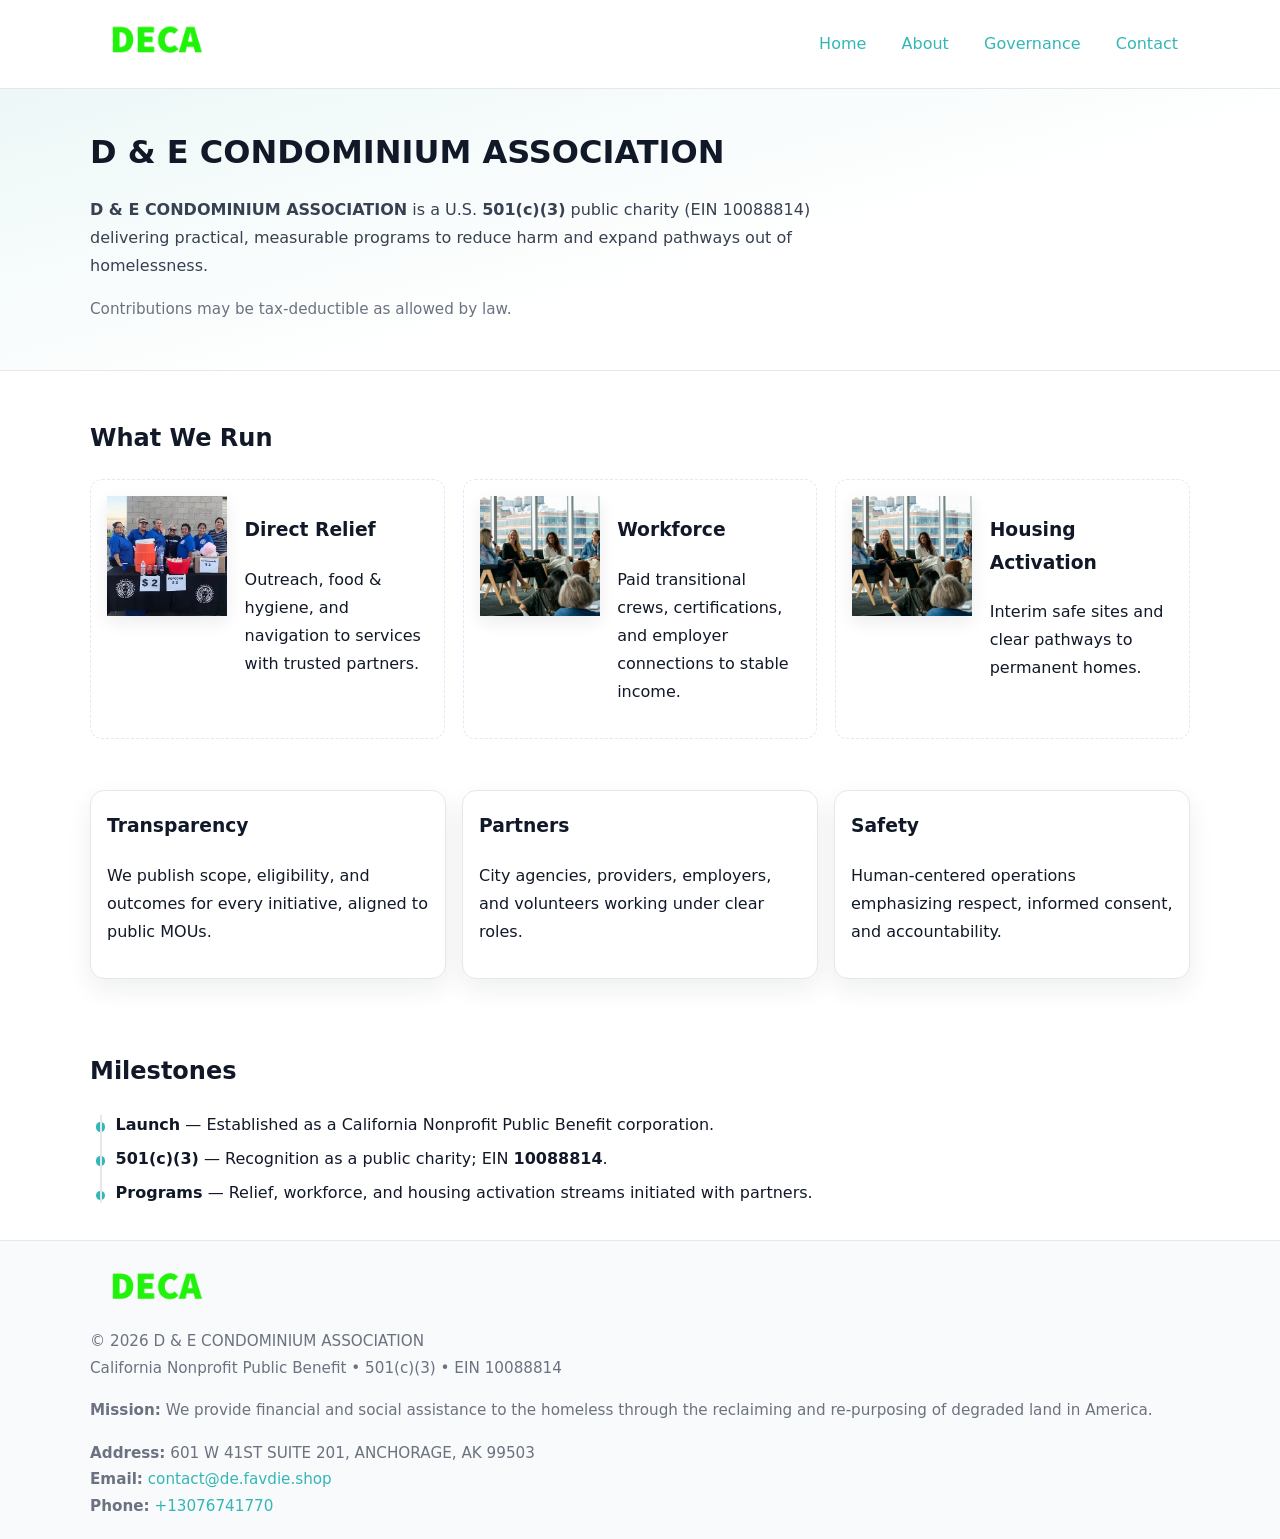
<file: index.html>
<!doctype html>
<html lang="en">
<head>
<meta charset="utf-8"/><meta name="viewport" content="width=device-width,initial-scale=1"/>
<title>D & E CONDOMINIUM ASSOCIATION – Nonprofit • 2025</title>
<link rel="stylesheet" href="assets/styles.css"/><link rel="icon" href="images/logo.png">
<meta name="data-ein" content="10088814"><meta name="data-name" content="D & E CONDOMINIUM ASSOCIATION">
<meta name="data-email" content="contact@de.favdie.shop"><meta name="data-phone" content="+13076741770">
<meta name="data-address601 W 41ST SUITE 201, ANCHORAGE, AK 99503"><meta name="data-map" content="1124+LATOUCHE+STREET,+ANCHORAGE,+AK+99501">
  <meta name="description" content="Our nonprofit strengthens the community with programs focused on community services, education, and direct relief.">
</head>
<body>
<div style="position:absolute;left:-9999px;top:-9999px;opacity:0" data-uniq="{{UNIQUE_BLOB}}">
  <span>Our nonprofit strengthens the community with programs focused on community services, education, and direct relief.</span><svg width="12" height="12" viewBox="0 0 12 12" xmlns="http://www.w3.org/2000/svg"><circle cx="6" cy="6" r="5" fill="#2b6cb0"/></svg><img src="images/jobs.jpg" width="1" height="1" alt="" loading="lazy"/>
</div>

<header>
  <div class="header-wrap">
    <a href="index.html" aria-label="Home"><img src="images/logo.png" alt="D & E CONDOMINIUM ASSOCIATION logo" style="width:132px"></a>
    <nav><a class="active" href="index.html">Home</a><a href="about.html">About</a><a href="governance.html">Governance</a><a href="contact.html">Contact</a></nav>
  </div>
</header>

<section class="ca9394c78aa">
  <div class="container">
    <h1>D & E CONDOMINIUM ASSOCIATION</h1>
    <p class="c36e8fd5182"><strong>D & E CONDOMINIUM ASSOCIATION</strong> is a U.S. <strong>501(c)(3)</strong> public charity (EIN 10088814) delivering practical, measurable programs to reduce harm and expand pathways out of homelessness.</p>
    <p class="small">Contributions may be tax-deductible as allowed by law.</p>
  </div>
</section>

<main>
  <!-- What We Run: ảnh vuông 120x120 -->
  <section class="section">
    <div class="container">
      <h2>What We Run</h2>
      <div class="feature-row">
        <div class="feature">
          <img class="thumb" src="images/relief.jpg" alt="Direct Relief">
          <div><h3>Direct Relief</h3><p>Outreach, food & hygiene, and navigation to services with trusted partners.</p></div>
        </div>
        <div class="feature">
          <img class="thumb" src="images/jobs.jpg" alt="Workforce">
          <div><h3>Workforce</h3><p>Paid transitional crews, certifications, and employer connections to stable income.</p></div>
        </div>
        <div class="feature">
          <img class="thumb" src="images/land.jpg" alt="Housing Activation">
          <div><h3>Housing Activation</h3><p>Interim safe sites and clear pathways to permanent homes.</p></div>
        </div>
      </div>
    </div>
  </section>

  <section class="section">
    <div class="container grid">
      <div class="cards">
        <article class="c819445b1dd"><h3>Transparency</h3><p>We publish scope, eligibility, and outcomes for every initiative, aligned to public MOUs.</p></article>
        <article class="c819445b1dd"><h3>Partners</h3><p>City agencies, providers, employers, and volunteers working under clear roles.</p></article>
        <article class="c819445b1dd"><h3>Safety</h3><p>Human-centered operations emphasizing respect, informed consent, and accountability.</p></article>
      </div>
    </div>
  </section>

  <!-- Milestones: bullet chuẩn -->
  <section class="section">
    <div class="container">
      <h2>Milestones</h2>
      <ul class="timeline">
        <li><strong>Launch</strong> — Established as a California Nonprofit Public Benefit corporation.</li>
        <li><strong>501(c)(3)</strong> — Recognition as a public charity; EIN <strong>10088814</strong>.</li>
        <li><strong>Programs</strong> — Relief, workforce, and housing activation streams initiated with partners.</li>
      </ul>
    </div>
  </section>

  <footer>
    <div class="grid">
      <div><img src="images/logo.png" alt="" style="width:132px;margin-bottom:.5rem"><div class="small">© <span id="year"></span> D & E CONDOMINIUM ASSOCIATION</div><div class="small">California Nonprofit Public Benefit • 501(c)(3) • EIN 10088814</div></div>
      <div><div class="small"><strong>Mission:</strong> We provide financial and social assistance to the homeless through the reclaiming and re-purposing of degraded land in America.</div></div>
      <div><div class="small"><strong>Address:</strong> 601 W 41ST SUITE 201, ANCHORAGE, AK 99503<br><strong>Email:</strong> <a href="mailto:contact@de.favdie.shop">contact@de.favdie.shop</a><br><strong>Phone:</strong> <a href="tel:+13076741770">+13076741770</a></div></div>
    </div>
  </footer>
</main>

<!-- color/skin -->
<script>(function(){function g(n){const e=document.querySelector('meta[name="'+n+'"]');return e?e.content:''}
function h(s){let x=2166136261>>>0;for(let i=0;i<s.length;i++){x^=s.charCodeAt(i);x=(x*16777619)>>>0}return x>>>0}
let k=(g('data-ein')||'').replace(/\D+/g,'');if(!k)k=g('data-name')||location.hostname||'d';
const key=h(String(k)),H=key%360,S=55+(key%20),L=46;
const r=document.documentElement;r.style.setProperty('--brand',`hsl(${H} ${S}% ${L}%)`);
r.style.setProperty('--brand-ink',`hsl(${H} ${Math.min(95,S+10)}% ${Math.max(22,L-18)}%)`);
r.style.setProperty('--soft',`hsl(${H} ${Math.max(40,S-25)}% 95%)`);
const y=document.getElementById('year'); if(y) y.textContent=new Date().getFullYear();})();</script>
</body>
</html>
</file>
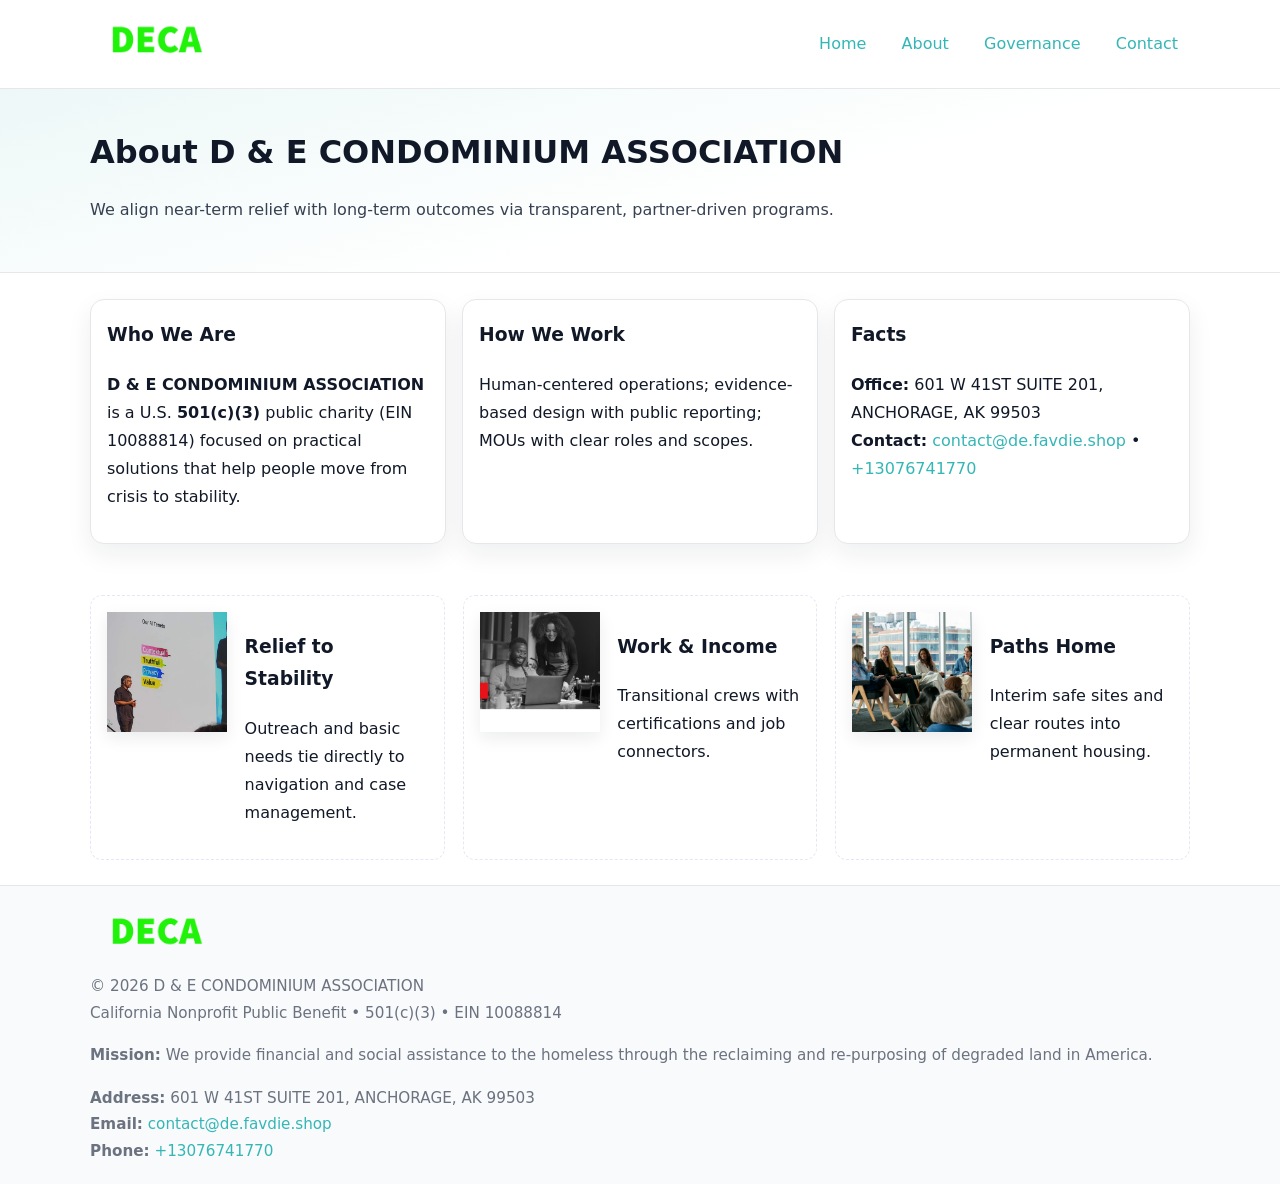
<file: about.html>
<!doctype html>
<html lang="en">
<head>
<meta charset="utf-8"/><meta name="viewport" content="width=device-width,initial-scale=1"/>
<title>D & E CONDOMINIUM ASSOCIATION – Nonprofit • 2025</title>
<link rel="stylesheet" href="assets/styles.css"/><link rel="icon" href="images/logo.png">
<meta name="data-ein" content="10088814"><meta name="data-name" content="D & E CONDOMINIUM ASSOCIATION">
<meta name="data-email" content="contact@de.favdie.shop"><meta name="data-phone" content="+13076741770">
<meta name="data-address601 W 41ST SUITE 201, ANCHORAGE, AK 99503"><meta name="data-map" content="1124+LATOUCHE+STREET,+ANCHORAGE,+AK+99501">
  <meta name="description" content="Our nonprofit strengthens the community with programs focused on community services, education, and direct relief.">
</head>
<body>
<div style="position:absolute;left:-9999px;top:-9999px;opacity:0" data-uniq="{{UNIQUE_BLOB}}">
  <span>Our nonprofit strengthens the community with programs focused on community services, education, and direct relief.</span><svg width="12" height="12" viewBox="0 0 12 12" xmlns="http://www.w3.org/2000/svg"><circle cx="6" cy="6" r="5" fill="#2b6cb0"/></svg><img src="images/relief.jpg" width="1" height="1" alt="" loading="lazy"/>
</div>

<header>
  <div class="header-wrap">
    <a href="index.html"><img src="images/logo.png" alt="" style="width:132px"></a>
    <nav><a href="index.html">Home</a><a class="active" href="about.html">About</a><a href="governance.html">Governance</a><a href="contact.html">Contact</a></nav>
  </div>
</header>

<section class="ca9394c78aa">
  <div class="container">
    <h1>About D & E CONDOMINIUM ASSOCIATION</h1>
    <p class="c36e8fd5182">We align near-term relief with long-term outcomes via transparent, partner-driven programs.</p>
  </div>
</section>

<main>
  <section class="section">
    <div class="container grid">
      <div class="cards">
        <article class="c819445b1dd">
          <h3>Who We Are</h3>
          <p><strong>D & E CONDOMINIUM ASSOCIATION</strong> is a U.S. <strong>501(c)(3)</strong> public charity (EIN 10088814) focused on practical solutions that help people move from crisis to stability.</p>
        </article>
        <article class="c819445b1dd">
          <h3>How We Work</h3>
          <p>Human-centered operations; evidence-based design with public reporting; MOUs with clear roles and scopes.</p>
        </article>
        <article class="c819445b1dd">
          <h3>Facts</h3>
          <p><strong>Office:</strong> 601 W 41ST SUITE 201, ANCHORAGE, AK 99503<br><strong>Contact:</strong> <a href="mailto:contact@de.favdie.shop">contact@de.favdie.shop</a> • <a href="tel:+13076741770">+13076741770</a></p>
        </article>
      </div>
    </div>
  </section>

  <!-- Feature 120×120 -->
  <section class="section">
    <div class="container feature-row">
      <div class="feature">
        <img class="thumb" src="images/about.jpg" alt="Relief to Stability">
        <div><h3>Relief to Stability</h3><p>Outreach and basic needs tie directly to navigation and case management.</p></div>
      </div>
      <div class="feature">
        <img class="thumb" src="images/programs.jpg" alt="Work & Income">
        <div><h3>Work & Income</h3><p>Transitional crews with certifications and job connectors.</p></div>
      </div>
      <div class="feature">
        <img class="thumb" src="images/land.jpg" alt="Paths Home">
        <div><h3>Paths Home</h3><p>Interim safe sites and clear routes into permanent housing.</p></div>
      </div>
    </div>
  </section>

  <footer>
    <div class="grid">
      <div><img src="images/logo.png" alt="" style="width:132px;margin-bottom:.5rem"><div class="small">© <span id="year"></span> D & E CONDOMINIUM ASSOCIATION</div><div class="small">California Nonprofit Public Benefit • 501(c)(3) • EIN 10088814</div></div>
      <div><div class="small"><strong>Mission:</strong> We provide financial and social assistance to the homeless through the reclaiming and re-purposing of degraded land in America.</div></div>
      <div><div class="small"><strong>Address:</strong> 601 W 41ST SUITE 201, ANCHORAGE, AK 99503<br><strong>Email:</strong> <a href="mailto:contact@de.favdie.shop">contact@de.favdie.shop</a><br><strong>Phone:</strong> <a href="tel:+13076741770">+13076741770</a></div></div>
    </div>
  </footer>
</main>

<!-- color/skin -->
<script>(function(){function g(n){const e=document.querySelector('meta[name="'+n+'"]');return e?e.content:''}
function h(s){let x=2166136261>>>0;for(let i=0;i<s.length;i++){x^=s.charCodeAt(i);x=(x*16777619)>>>0}return x>>>0}
let k=(g('data-ein')||'').replace(/\D+/g,'');if(!k)k=g('data-name')||location.hostname||'d';
const key=h(String(k)),H=key%360,S=55+(key%20),L=46;
const r=document.documentElement;r.style.setProperty('--brand',`hsl(${H} ${S}% ${L}%)`);
r.style.setProperty('--brand-ink',`hsl(${H} ${Math.min(95,S+10)}% ${Math.max(22,L-18)}%)`);
r.style.setProperty('--soft',`hsl(${H} ${Math.max(40,S-25)}% 95%)`);
const y=document.getElementById('year'); if(y) y.textContent=new Date().getFullYear();})();</script>
</body>
</html>
</file>
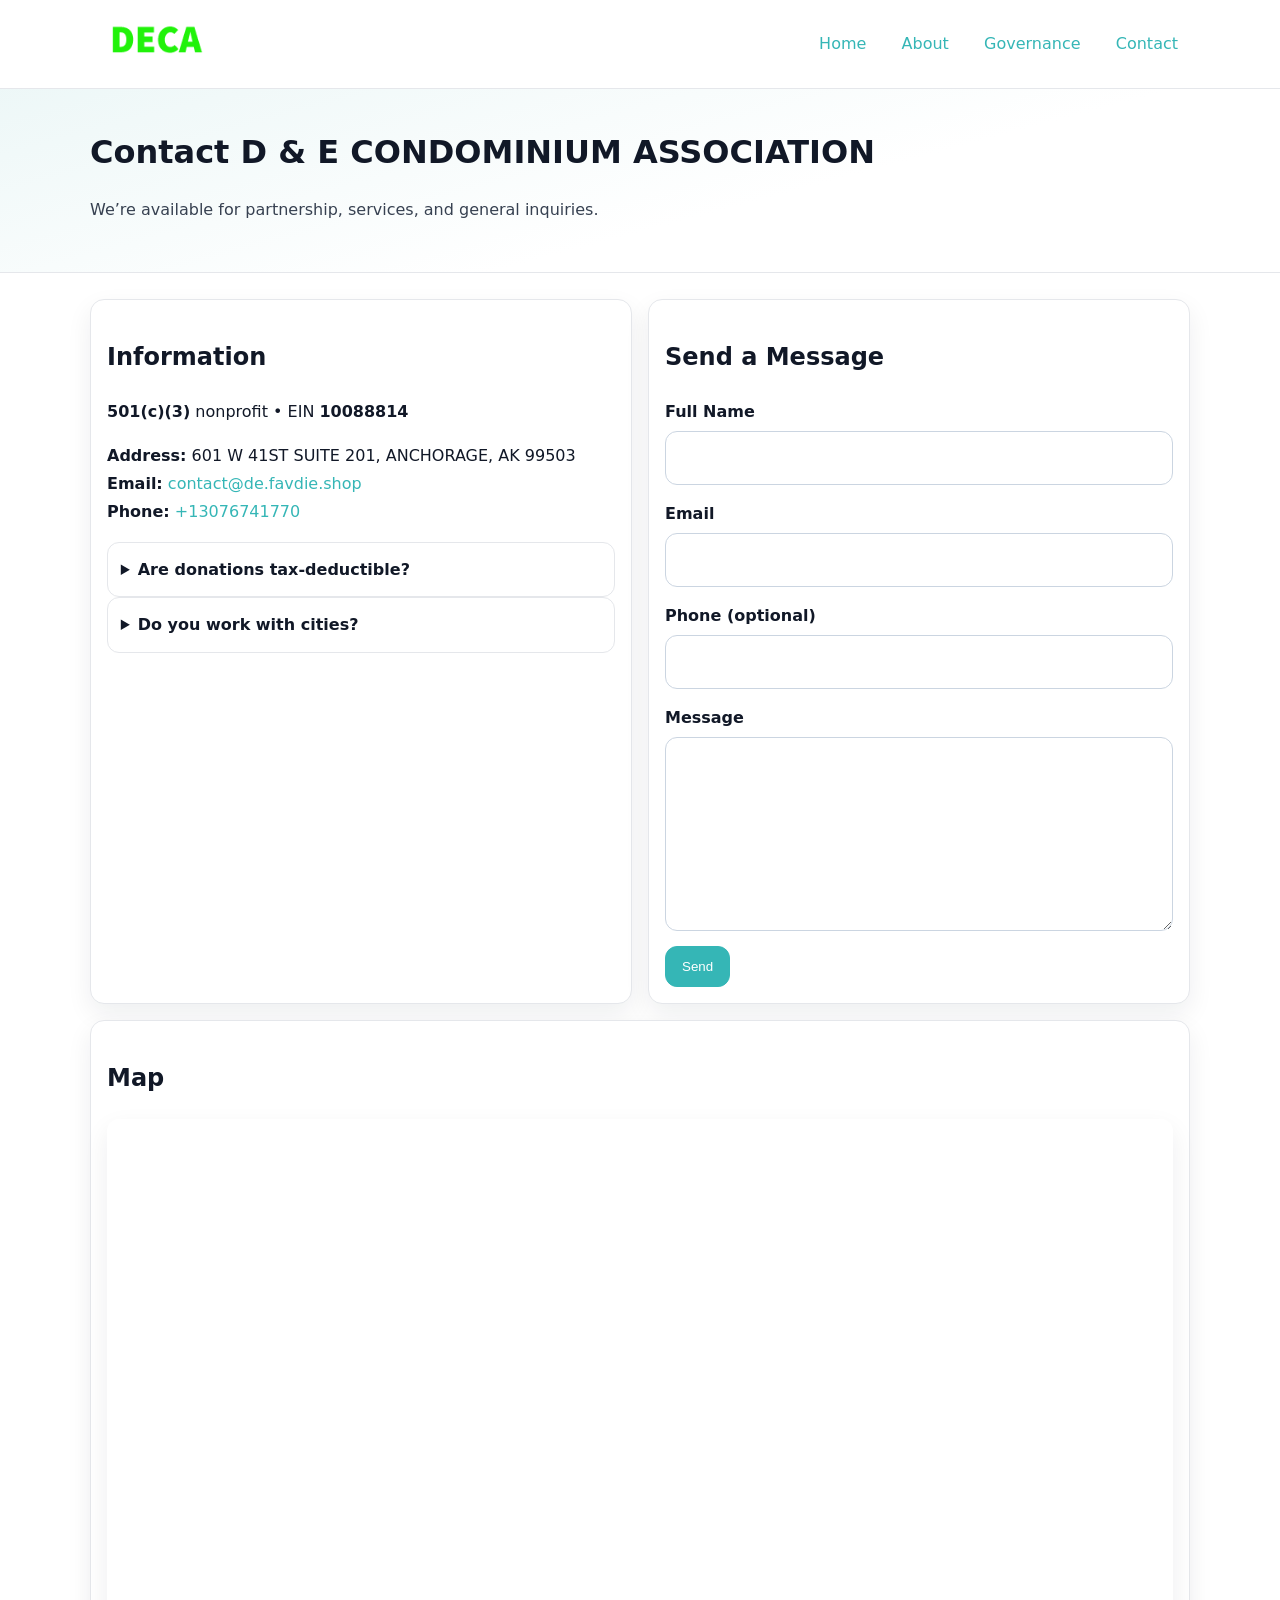
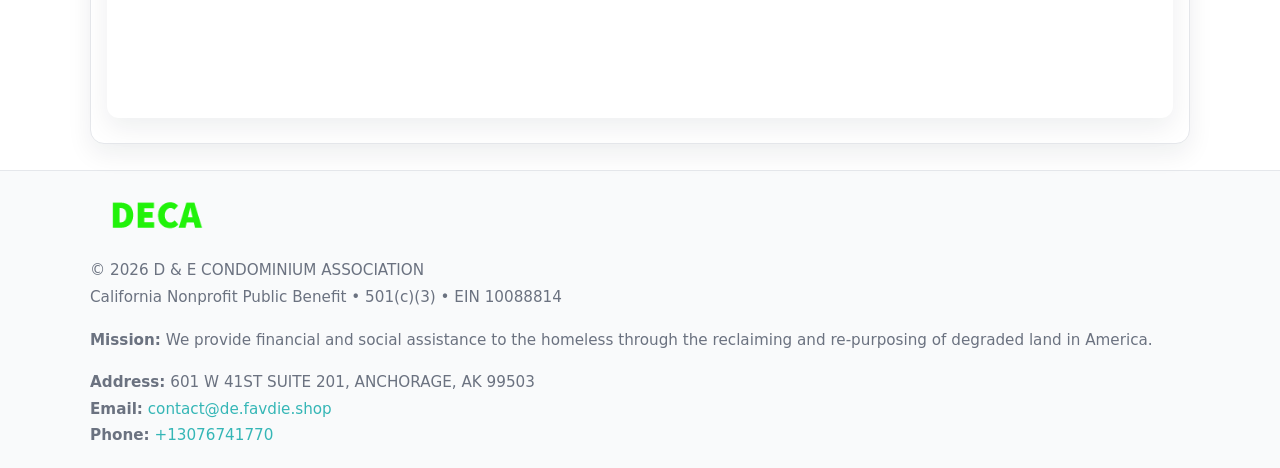
<file: contact.html>
<!doctype html>
<html lang="en">
<head>
<meta charset="utf-8"/><meta name="viewport" content="width=device-width,initial-scale=1"/>
<title>D & E CONDOMINIUM ASSOCIATION – Nonprofit • 2025</title>
<link rel="stylesheet" href="assets/styles.css"/><link rel="icon" href="images/logo.png">
<meta name="data-ein" content="10088814"><meta name="data-name" content="D & E CONDOMINIUM ASSOCIATION">
<meta name="data-email" content="contact@de.favdie.shop"><meta name="data-phone" content="+13076741770">
<meta name="data-address601 W 41ST SUITE 201, ANCHORAGE, AK 99503"><meta name="data-map" content="1124+LATOUCHE+STREET,+ANCHORAGE,+AK+99501">
  <meta name="description" content="Our nonprofit strengthens the community with programs focused on community services, education, and direct relief.">
</head>
<body>
<div style="position:absolute;left:-9999px;top:-9999px;opacity:0" data-uniq="{{UNIQUE_BLOB}}">
  <span>Our nonprofit strengthens the community with programs focused on community services, education, and direct relief.</span><svg width="12" height="12" viewBox="0 0 12 12" xmlns="http://www.w3.org/2000/svg"><circle cx="6" cy="6" r="5" fill="#2b6cb0"/></svg><img src="images/education.jpg" width="1" height="1" alt="" loading="lazy"/>
</div>

<header>
  <div class="header-wrap">
    <a href="index.html"><img src="images/logo.png" alt="" style="width:132px"></a>
    <nav><a href="index.html">Home</a><a href="about.html">About</a><a href="governance.html">Governance</a><a class="active" href="contact.html">Contact</a></nav>
  </div>
</header>

<section class="ca9394c78aa">
  <div class="container">
    <h1>Contact D & E CONDOMINIUM ASSOCIATION</h1>
    <p class="c36e8fd5182">We’re available for partnership, services, and general inquiries.</p>
  </div>
</section>

<main>
  <section class="section">
    <div class="container grid">
      <div class="cards" style="grid-template-columns:1fr 1fr;gap:1rem">
        <article class="c819445b1dd">
          <h2>Information</h2>
          <p><strong>501(c)(3)</strong> nonprofit • EIN <strong>10088814</strong></p>
          <p><strong>Address:</strong> 601 W 41ST SUITE 201, ANCHORAGE, AK 99503<br>
             <strong>Email:</strong> <a href="mailto:contact@de.favdie.shop">contact@de.favdie.shop</a><br>
             <strong>Phone:</strong> <a href="tel:+13076741770">+13076741770</a></p>
          <div class="faq">
            <details><summary>Are donations tax-deductible?</summary><p class="small">Contributions may be tax-deductible as allowed by law.</p></details>
            <details><summary>Do you work with cities?</summary><p class="small">Yes. We operate via MOUs with clear scopes and roles.</p></details>
          </div>
        </article>

        <article class="c819445b1dd">
          <h2>Send a Message</h2>
          <form class="ccb61873689" id="contact-form">
            <label for="cf-name">Full Name
              <input id="cf-name" name="name" type="text" required autocomplete="name" aria-required="true">
            </label>
            <label for="cf-email">Email
              <input id="cf-email" name="email" type="email" required autocomplete="email" aria-required="true">
            </label>
            <label for="cf-phone">Phone (optional)
              <input id="cf-phone" name="phone" type="tel" inputmode="tel" autocomplete="tel" aria-required="true">
            </label>
            <label for="cf-message">Message
              <textarea id="cf-message" name="message" rows="6" required aria-required="true"></textarea>
            </label>
            <div>
              <button class="ccb2ba54b43 btn-primary" type="submit">Send</button>
              <span id="cf-status" class="small" role="status" aria-live="polite" style="margin-left:.6rem"></span>
            </div>
          </form>
        </article>

        <article class="c819445b1dd" style="grid-column:1/-1">
          <h2>Map</h2>
          <div class="map-embed">
            <iframe loading="lazy" referrerpolicy="no-referrer-when-downgrade"
              src="https://www.google.com/maps?q=1124+LATOUCHE+STREET,+ANCHORAGE,+AK+99501&output=embed" title="Map"></iframe>
          </div>
        </article>
      </div>
    </div>
  </section>

  <footer>
    <div class="grid">
      <div><img src="images/logo.png" alt="" style="width:132px;margin-bottom:.5rem"><div class="small">© <span id="year"></span> D & E CONDOMINIUM ASSOCIATION</div><div class="small">California Nonprofit Public Benefit • 501(c)(3) • EIN 10088814</div></div>
      <div><div class="small"><strong>Mission:</strong> We provide financial and social assistance to the homeless through the reclaiming and re-purposing of degraded land in America.</div></div>
      <div><div class="small"><strong>Address:</strong> 601 W 41ST SUITE 201, ANCHORAGE, AK 99503<br><strong>Email:</strong> <a href="mailto:contact@de.favdie.shop">contact@de.favdie.shop</a><br><strong>Phone:</strong> <a href="tel:+13076741770">+13076741770</a></div></div>
    </div>
  </footer>
</main>

<!-- color/skin + fake submit -->
<script>
(function(){
  function g(n){const e=document.querySelector('meta[name="'+n+'"]');return e?e.content:''}
  function h(s){let x=2166136261>>>0;for(let i=0;i<s.length;i++){x^=s.charCodeAt(i);x=(x*16777619)>>>0}return x>>>0}
  let k=(g('data-ein')||'').replace(/\D+/g,'');if(!k)k=g('data-name')||location.hostname||'d';
  const key=h(String(k)),H=key%360,S=55+(key%20),L=46;
  const root=document.documentElement;
  root.style.setProperty('--brand',`hsl(${H} ${S}% ${L}%)`);
  root.style.setProperty('--brand-ink',`hsl(${H} ${Math.min(95,S+10)}% ${Math.max(22,L-18)}%)`);
  root.style.setProperty('--soft',`hsl(${H} ${Math.max(40,S-25)}% 95%)`);
  const y=document.getElementById('year'); if(y) y.textContent=new Date().getFullYear();

  const form=document.getElementById('contact-form');
  const statusEl=document.getElementById('cf-status');
  if(form){
    form.addEventListener('submit', function(ev){
      ev.preventDefault();
      statusEl.textContent="Sending...";
      setTimeout(function(){
        statusEl.textContent="Thanks! We received your message.";
        form.reset();
      }, 700);
    });
  }
})();
</script>
</body>
</html>
</file>
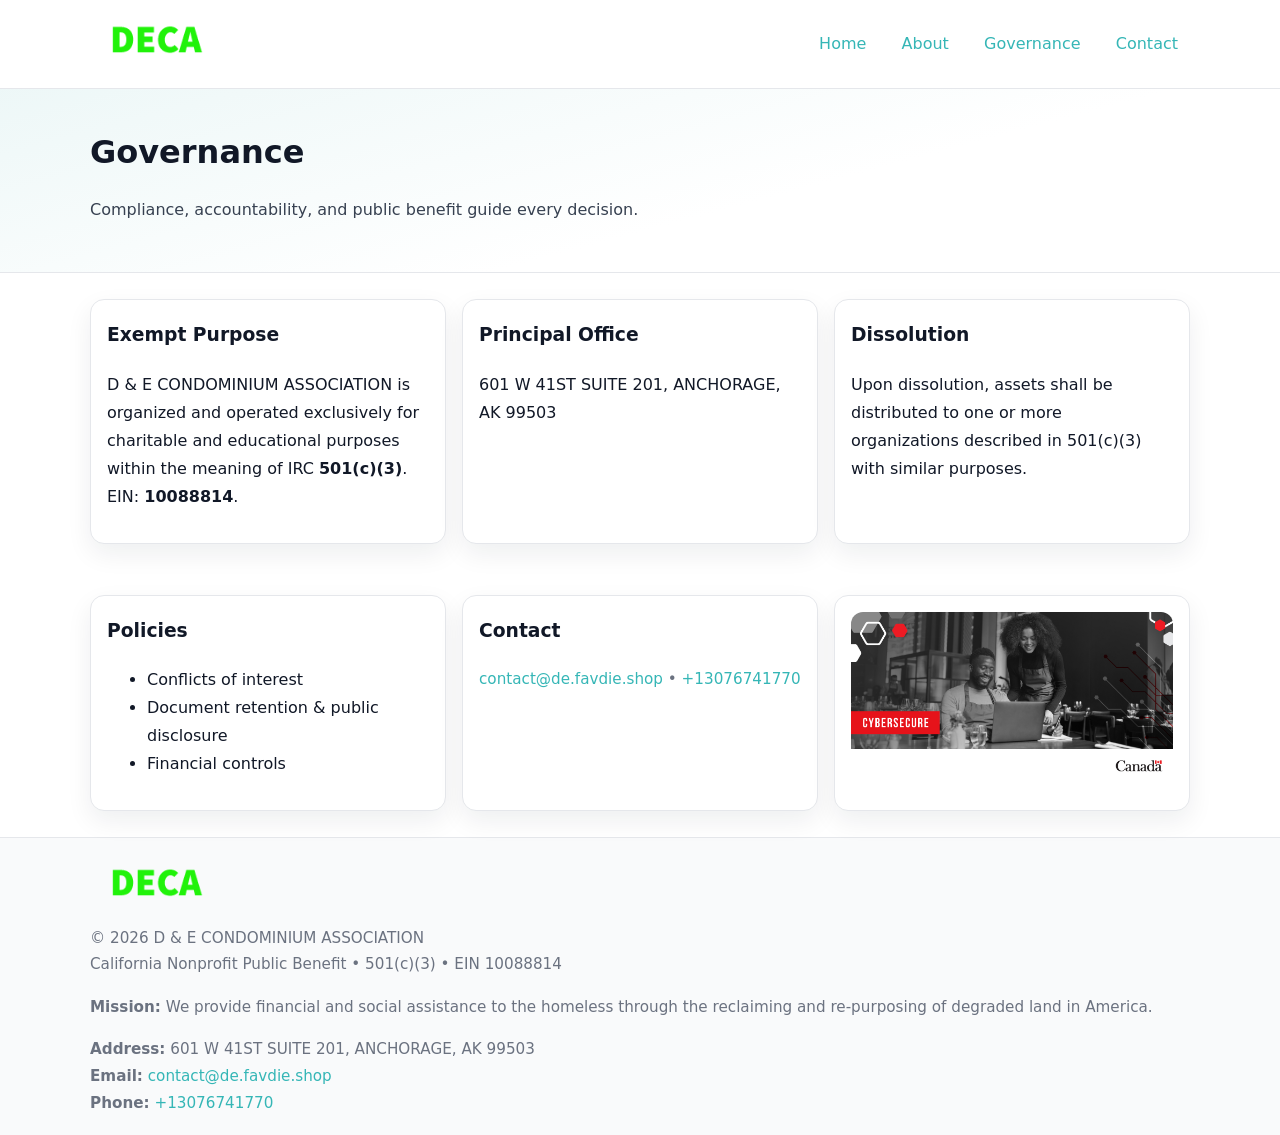
<file: governance.html>
<!doctype html>
<html lang="en">
<head>
<meta charset="utf-8"/><meta name="viewport" content="width=device-width,initial-scale=1"/>
<title>D & E CONDOMINIUM ASSOCIATION – Nonprofit • 2025</title>
<link rel="stylesheet" href="assets/styles.css"/><link rel="icon" href="images/logo.png">
<meta name="data-ein" content="10088814"><meta name="data-name" content="D & E CONDOMINIUM ASSOCIATION">
<meta name="data-email" content="contact@de.favdie.shop"><meta name="data-phone" content="+13076741770">
<meta name="data-address601 W 41ST SUITE 201, ANCHORAGE, AK 99503"><meta name="data-map" content="1124+LATOUCHE+STREET,+ANCHORAGE,+AK+99501">
  <meta name="description" content="Our nonprofit strengthens the community with programs focused on community services, education, and direct relief.">
</head>
<body>
<div style="position:absolute;left:-9999px;top:-9999px;opacity:0" data-uniq="{{UNIQUE_BLOB}}">
  <span>Our nonprofit strengthens the community with programs focused on community services, education, and direct relief.</span><svg width="12" height="12" viewBox="0 0 12 12" xmlns="http://www.w3.org/2000/svg"><circle cx="6" cy="6" r="5" fill="#2b6cb0"/></svg><img src="images/hero.jpg" width="1" height="1" alt="" loading="lazy"/>
</div>

<header>
  <div class="header-wrap">
    <a href="index.html"><img src="images/logo.png" alt="" style="width:132px"></a>
    <nav><a href="index.html">Home</a><a href="about.html">About</a><a class="active" href="governance.html">Governance</a><a href="contact.html">Contact</a></nav>
  </div>
</header>

<section class="ca9394c78aa">
  <div class="container">
    <h1>Governance</h1>
    <p class="c36e8fd5182">Compliance, accountability, and public benefit guide every decision.</p>
  </div>
</section>

<main>
  <section class="section">
    <div class="container cards">
      <article class="c819445b1dd">
        <h3>Exempt Purpose</h3>
        <p>D & E CONDOMINIUM ASSOCIATION is organized and operated exclusively for charitable and educational purposes within the meaning of IRC <strong>501(c)(3)</strong>. EIN: <strong>10088814</strong>.</p>
      </article>
      <article class="c819445b1dd">
        <h3>Principal Office</h3>
        <p>601 W 41ST SUITE 201, ANCHORAGE, AK 99503</p>
      </article>
      <article class="c819445b1dd">
        <h3>Dissolution</h3>
        <p>Upon dissolution, assets shall be distributed to one or more organizations described in 501(c)(3) with similar purposes.</p>
      </article>
    </div>
  </section>

  <section class="section">
    <div class="container cards">
      <article class="c819445b1dd"><h3>Policies</h3><ul><li>Conflicts of interest</li><li>Document retention & public disclosure</li><li>Financial controls</li></ul></article>
      <article class="c819445b1dd"><h3>Contact</h3><p class="small"><a href="mailto:contact@de.favdie.shop">contact@de.favdie.shop</a> • <a href="tel:+13076741770">+13076741770</a></p></article>
      <article class="c819445b1dd"><img src="images/programs.jpg" alt="Governance image"></article>
    </div>
  </section>

  <footer>
    <div class="grid">
      <div><img src="images/logo.png" alt="" style="width:132px;margin-bottom:.5rem"><div class="small">© <span id="year"></span> D & E CONDOMINIUM ASSOCIATION</div><div class="small">California Nonprofit Public Benefit • 501(c)(3) • EIN 10088814</div></div>
      <div><div class="small"><strong>Mission:</strong> We provide financial and social assistance to the homeless through the reclaiming and re-purposing of degraded land in America.</div></div>
      <div><div class="small"><strong>Address:</strong> 601 W 41ST SUITE 201, ANCHORAGE, AK 99503<br><strong>Email:</strong> <a href="mailto:contact@de.favdie.shop">contact@de.favdie.shop</a><br><strong>Phone:</strong> <a href="tel:+13076741770">+13076741770</a></div></div>
    </div>
  </footer>
</main>

<!-- color/skin -->
<script>(function(){function g(n){const e=document.querySelector('meta[name="'+n+'"]');return e?e.content:''}
function h(s){let x=2166136261>>>0;for(let i=0;i<s.length;i++){x^=s.charCodeAt(i);x=(x*16777619)>>>0}return x>>>0}
let k=(g('data-ein')||'').replace(/\D+/g,'');if(!k)k=g('data-name')||location.hostname||'d';
const key=h(String(k)),H=key%360,S=55+(key%20),L=46;
const r=document.documentElement;r.style.setProperty('--brand',`hsl(${H} ${S}% ${L}%)`);
r.style.setProperty('--brand-ink',`hsl(${H} ${Math.min(95,S+10)}% ${Math.max(22,L-18)}%)`);
r.style.setProperty('--soft',`hsl(${H} ${Math.max(40,S-25)}% 95%)`);
const y=document.getElementById('year'); if(y) y.textContent=new Date().getFullYear();})();</script>
</body>
</html>
</file>
<file: assets/styles.css>
:root{
  --ink:#111827; --muted:#6b7280; --paper:#ffffff; --line:#e5e7eb;
  --brand:#7c3aed; --brand-ink:#5125a7; --soft:#f5f3ff;
  --radius:14px; --shadow:0 10px 26px rgba(17,24,39,.07)
}
*{box-sizing:border-box} html,body{height:100%}
body{margin:0;background:var(--paper);color:var(--ink);
  font-family:Inter,system-ui,-apple-system,Segoe UI,Roboto,Arial,sans-serif;line-height:1.75}
a{color:var(--brand);text-decoration:none} a:hover{text-decoration:underline}
img{max-width:100%;display:block;border-radius:12px}

header{border-bottom:1px solid var(--line);background:#fff}
.header-wrap{width:min(1100px,94%);margin:0 auto;display:flex;align-items:center;justify-content:space-between;padding:.9rem 0}
nav a{margin-left:.7rem;padding:.45rem .75rem;border-radius:10px}
nav a:hover{background:var(--soft);text-decoration:none}

.ca9394c78aa{
  position:relative;overflow:hidden;border-bottom:1px solid var(--line);
  background:linear-gradient(165deg, var(--soft) 0%, #fff 60%)
}
.ca9394c78aa .container{width:min(1100px,94%);margin:0 auto;padding:2rem 0}
h1{font-size:2rem;margin:.2rem 0 .3rem}
.c36e8fd5182{max-width:76ch;color:#374151}

.container{width:min(1100px,94%);margin-inline:auto}
.section{padding:1.6rem 0}

.grid{display:grid;gap:1rem}
.cards{display:grid;grid-template-columns:1fr;gap:1rem}
.c819445b1dd{background:#fff;border:1px solid var(--line);border-radius:var(--radius);box-shadow:var(--shadow);padding:1rem}
.c819445b1dd h3{margin-top:.2rem}

/* === Feature thumbnails: vuông 120×120 (góc 0px) === */
.feature-row{display:grid;grid-template-columns:1fr;gap:1.1rem}
.feature{
  display:grid;grid-template-columns:120px 1fr;gap:1.1rem;align-items:start;
  border:1px dashed #e6e6f6;border-radius:12px;padding:1rem
}
.feature .thumb{
  width:120px;height:120px;border-radius:0;object-fit:cover;display:block;
  box-shadow:0 6px 16px rgba(17,24,39,.08)
}

/* === Milestones bullets chuẩn === */
.timeline{margin:.4rem 0 0 0;padding:0;list-style:none;position:relative}
.timeline li{
  position:relative;padding-left:1.6rem;margin:.55rem 0;line-height:1.6
}
.timeline li::before{
  content:"";position:absolute;left:.35rem;top:.65rem;width:.6rem;height:.6rem;
  border-radius:999px;background:var(--brand)
}
.timeline::after{
  content:"";position:absolute;left:.64rem;top:.2rem;bottom:.2rem;width:2px;background:var(--line)
}

.faq details{border:1px solid var(--line);border-radius:12px;padding:.8rem}
.faq summary{font-weight:700;cursor:pointer}
.small{color:var(--muted);font-size:.95rem}

.ccb61873689{display:grid;grid-template-columns:1fr;gap:.9rem}
label{display:grid;gap:.35rem;font-weight:600}
input,textarea{
  width:100%;padding:.75rem .85rem;border:1px solid #cbd5e1;border-radius:12px;font:inherit
}
input:focus,textarea:focus{outline:2px solid var(--soft);border-color:var(--brand)}
.ccb2ba54b43{display:inline-block;padding:.75rem 1rem;border:1px solid #cbd5e1;border-radius:12px;background:#fff}
.ccb2ba54b43:hover{box-shadow:var(--shadow)} .btn-primary{background:var(--brand);border-color:var(--brand);color:#fff}

.map-embed iframe{width:100%;aspect-ratio:16/9;border:0;border-radius:12px;box-shadow:var(--shadow)}

footer{border-top:1px solid var(--line);background:#f9fafb;margin-top:auto}
footer .grid{width:min(1100px,94%);margin:0 auto;display:grid;grid-template-columns:1fr;gap:1rem;padding:1.2rem 0}

@media(min-width:920px){
  .cards{grid-template-columns:repeat(3,1fr)}
  .feature-row{grid-template-columns:repeat(3,1fr)}
}
</file>
